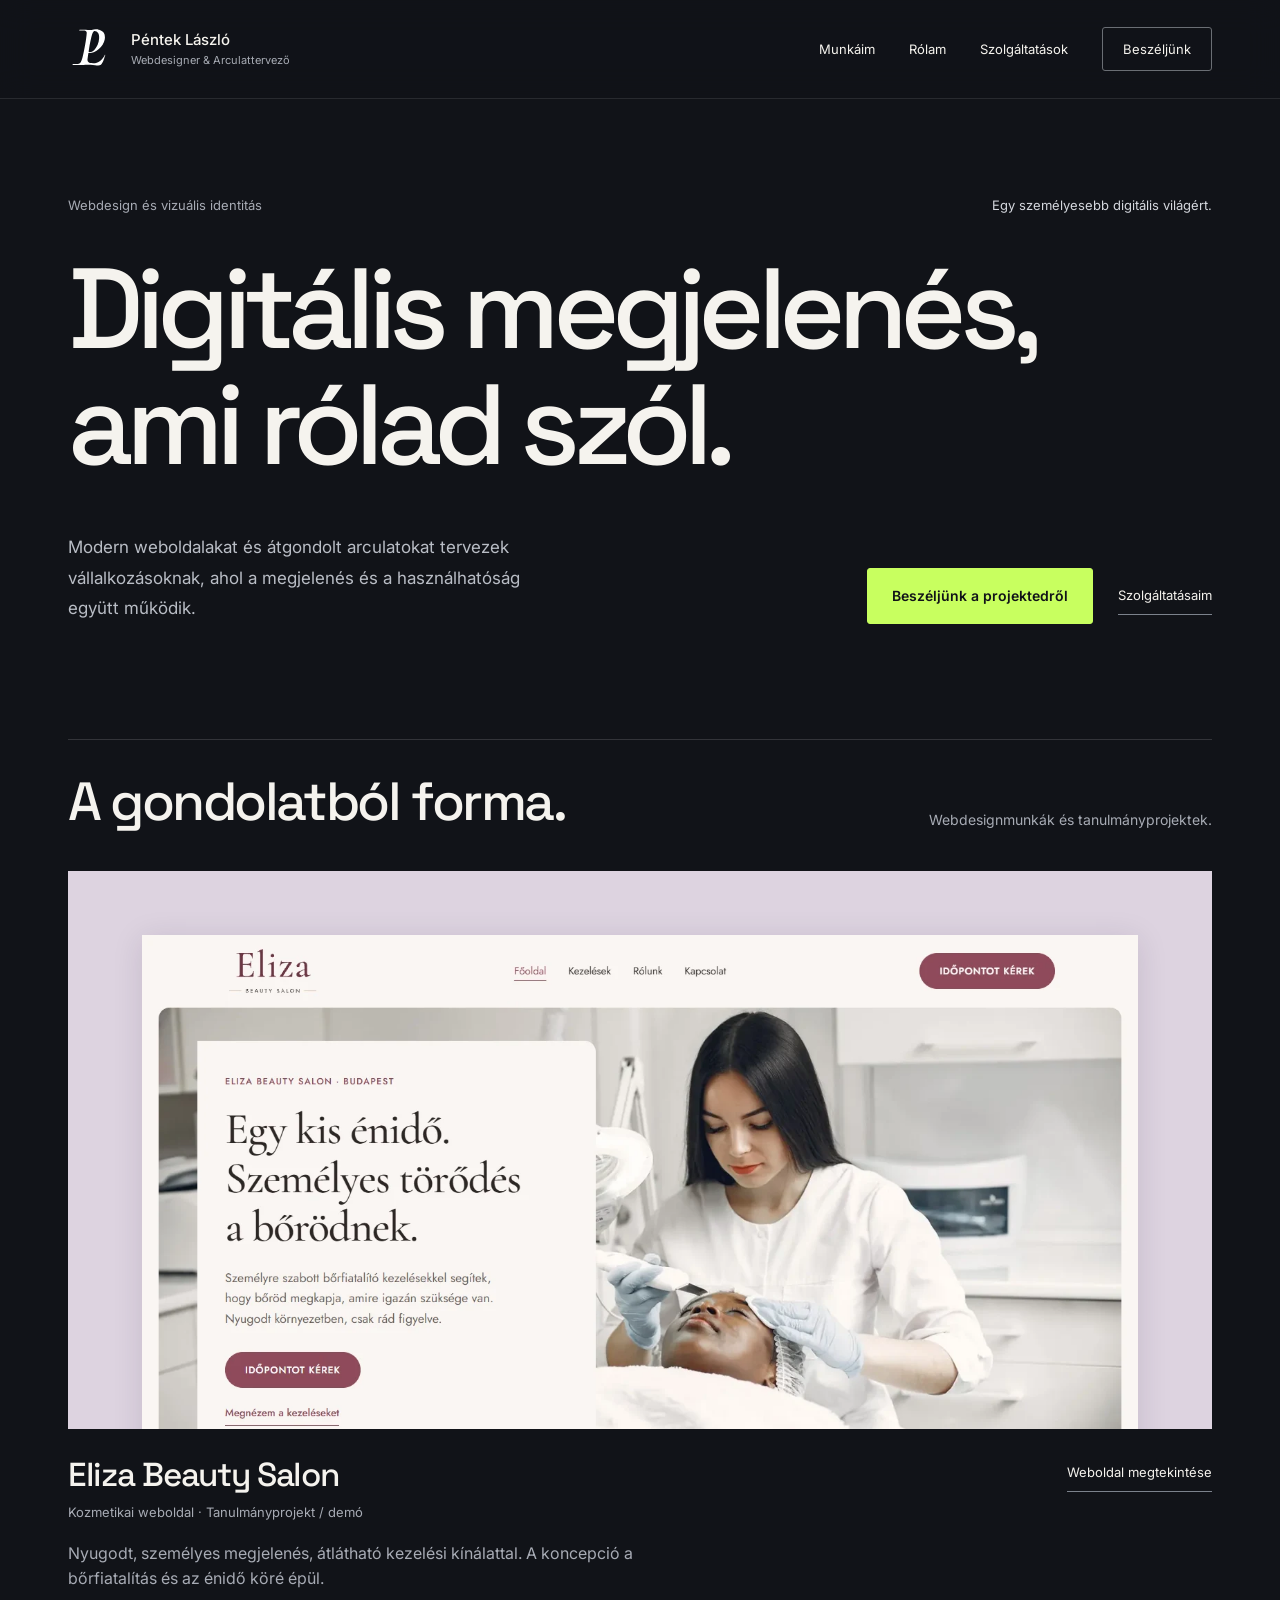
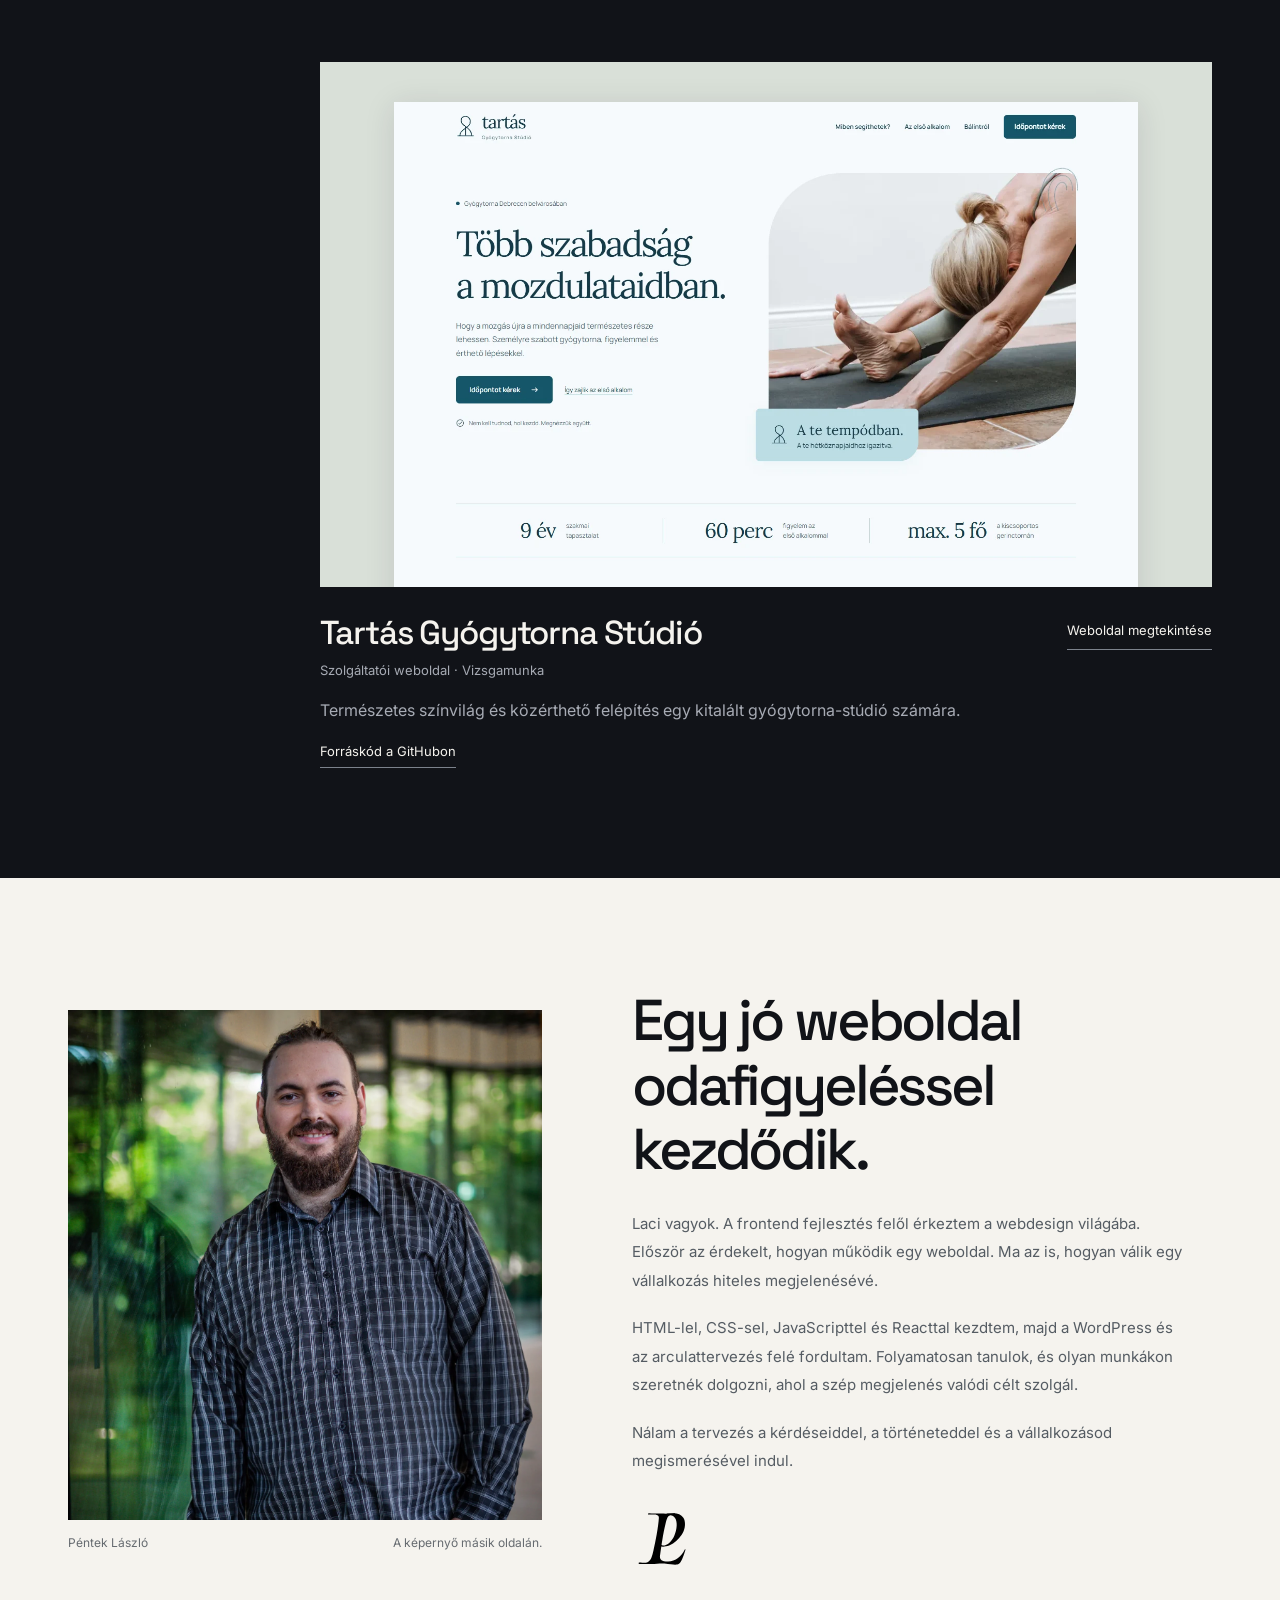
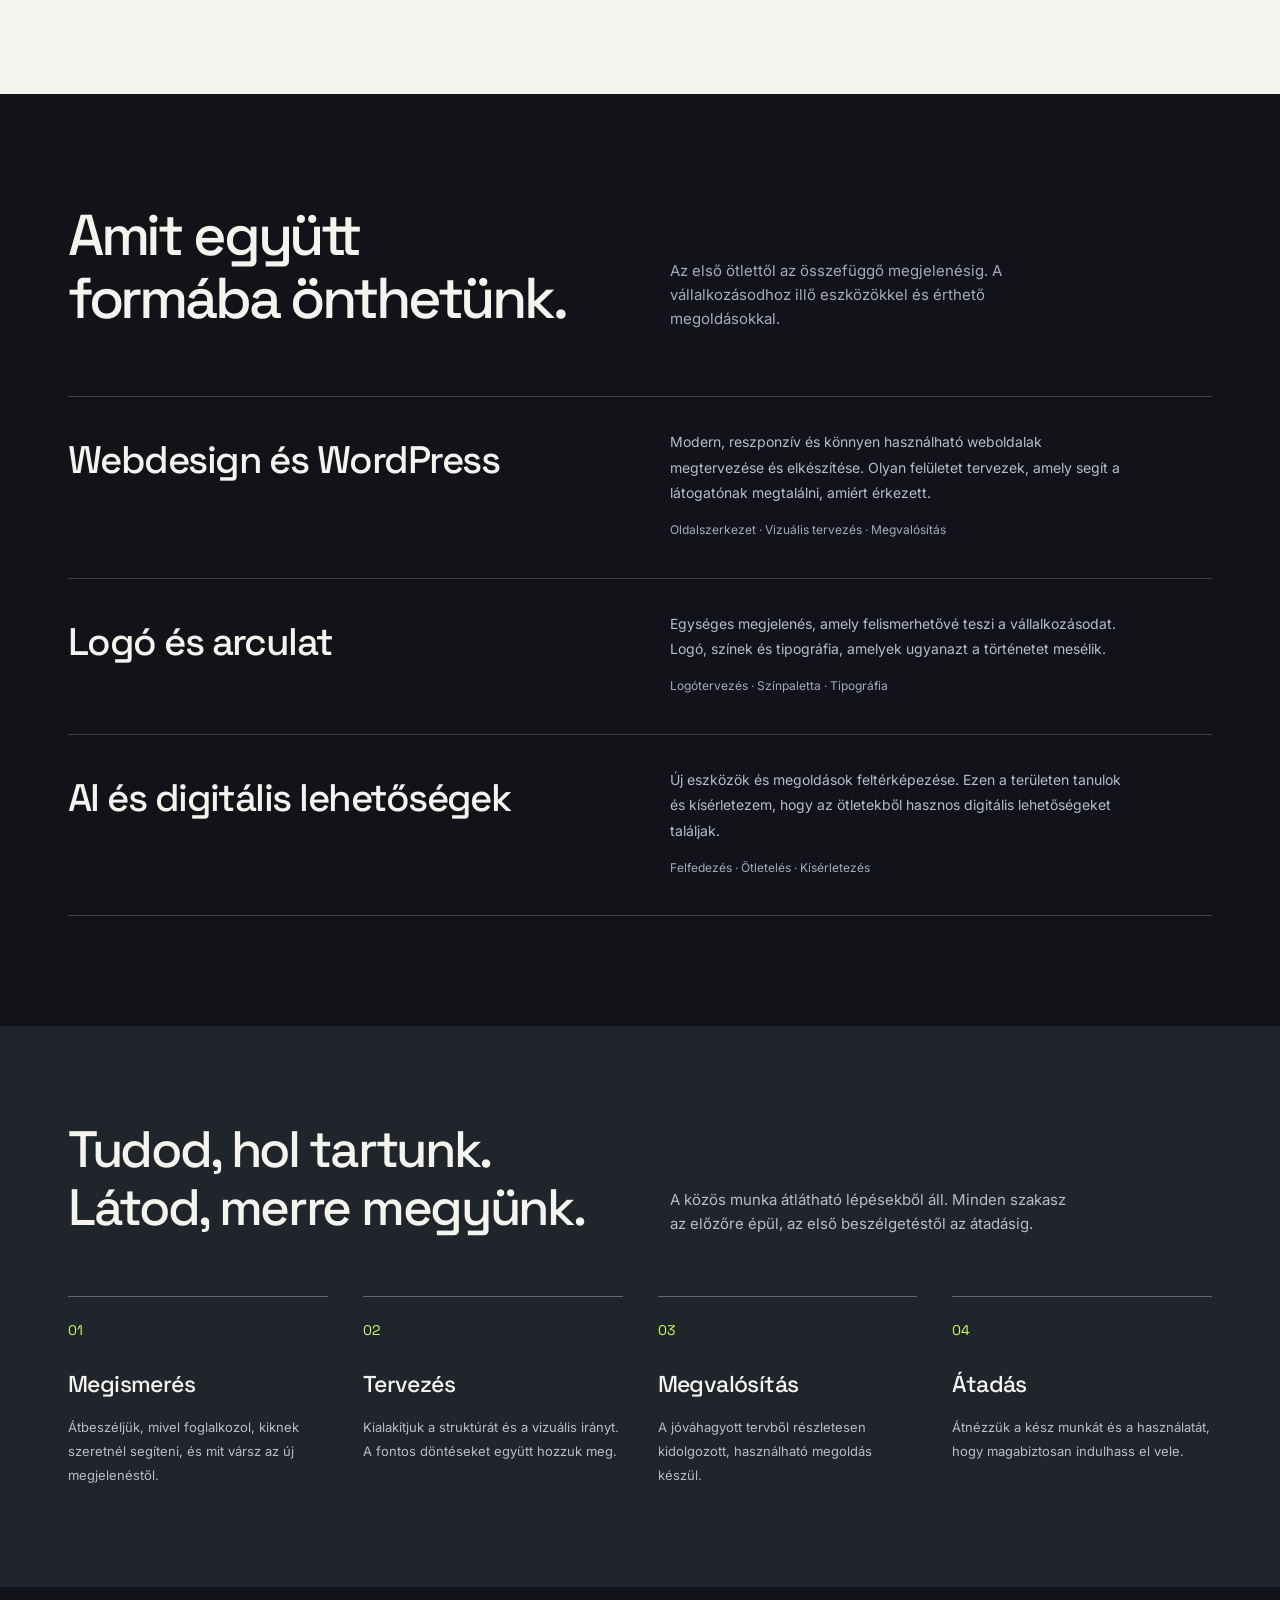
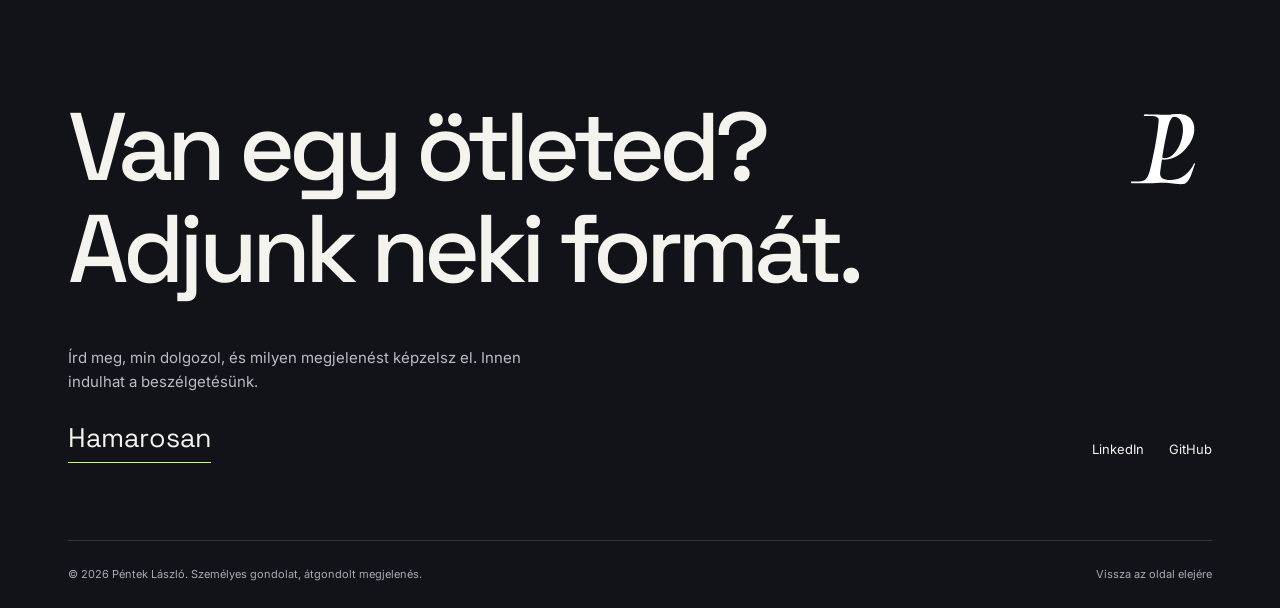
<file: index.html>
<!doctype html>
<html lang="hu">
  <head>
    <meta charset="UTF-8" />
    <meta name="viewport" content="width=device-width, initial-scale=1" />
    <meta
      name="description"
      content="Péntek László, webdesigner és arculattervező. Átgondolt webdesign, WordPress-weboldalak és arculatok magyar vállalkozásoknak."
    />
    <link rel="canonical" href="https://laszlopentek.github.io/" />
    <meta name="theme-color" content="#111318" />
    <title>Péntek László | Webdesigner &amp; Arculattervező</title>
    <link rel="icon" type="image/svg+xml" href="images/pl-logo.svg" />
    <link rel="preconnect" href="https://fonts.googleapis.com" />
    <link rel="preconnect" href="https://fonts.gstatic.com" crossorigin />
    <link
      href="https://fonts.googleapis.com/css2?family=Inter:wght@400;500;600&family=Space+Grotesk:wght@400;500;600;700&display=swap"
      rel="stylesheet"
    />
    <style>
      :root {
        --color-brand-primary: #c8ff5f;
        --color-brand-secondary: #242931;
        --color-brand-accent: #c8ff5f;
        --color-brand-bg: #111318;
        --color-brand-surface: #242931;
        --color-brand-text: #f5f3ee;
        --color-brand-muted: #a7abb4;
        --font-heading: "Space Grotesk", sans-serif;
        --font-body: "Inter", sans-serif;
        --gutter: clamp(22px, 5.3vw, 88px);
      }
      * {
        box-sizing: border-box;
      }
      html {
        scroll-behavior: smooth;
        scroll-padding-top: 110px;
      }
      body {
        margin: 0;
        background: var(--color-brand-bg);
        color: var(--color-brand-text);
        font-family: var(--font-body);
        font-size: 16px;
        line-height: 1.6;
      }
      button,
      a,
      summary {
        -webkit-tap-highlight-color: transparent;
      }
      button {
        font: inherit;
      }
      a {
        color: inherit;
        text-decoration: none;
      }
      img {
        display: block;
        max-width: 100%;
        height: auto;
      }
      h1,
      h2,
      h3,
      p,
      figure {
        margin: 0;
      }
      h1,
      h2,
      h3 {
        font-family: var(--font-heading);
        font-weight: 500;
      }
      a:focus-visible,
      button:focus-visible,
      summary:focus-visible {
        outline: 3px solid var(--color-brand-primary);
        outline-offset: 6px;
      }
      .light a:focus-visible,
      .light summary:focus-visible {
        outline-color: #354b00;
      }
      ::selection {
        background: var(--color-brand-primary);
        color: #111318;
      }
      .wrap {
        width: min(100%, 1600px);
        margin: auto;
        padding-inline: var(--gutter);
      }
      .skip {
        position: fixed;
        top: -80px;
        left: 20px;
        z-index: 100;
        background: #c8ff5f;
        color: #111318;
        padding: 12px 20px;
      }
      .skip:focus {
        top: 12px;
      }
      .site-header {
        position: sticky;
        top: 0;
        z-index: 30;
        background: rgba(17, 19, 24, 0.96);
        backdrop-filter: blur(16px);
        border-bottom: 1px solid #ffffff1a;
      }
      .nav {
        min-height: 98px;
        display: flex;
        align-items: center;
        justify-content: space-between;
        gap: 28px;
      }
      .identity {
        display: flex;
        align-items: center;
        gap: 17px;
      }
      .identity img {
        width: 46px;
        height: 46px;
        filter: invert(1);
      }
      .identity strong {
        font-size: 15px;
        font-weight: 500;
        display: block;
      }
      .identity small {
        font-size: 11px;
        color: var(--color-brand-muted);
        display: block;
      }
      .nav-links {
        display: flex;
        align-items: center;
        gap: 34px;
        font-size: 13px;
      }
      .nav-links a {
        padding: 9px 0;
        transition: color 0.2s;
      }
      .nav-links a:hover {
        color: var(--color-brand-primary);
      }
      .nav-links .nav-contact {
        border: 1px solid #6a6e74;
        border-radius: 3px;
        padding: 11px 20px;
      }
      .menu-toggle {
        display: none;
        background: transparent;
        border: 1px solid #6a6e74;
        color: inherit;
        padding: 9px 14px;
      }
      .hero {
        padding-top: clamp(58px, 7.5vw, 112px);
        padding-bottom: 70px;
        position: relative;
      }
      .hero-top {
        display: flex;
        justify-content: space-between;
        gap: 24px;
        color: var(--color-brand-muted);
        font-size: 13px;
        margin-bottom: 35px;
      }
      .hero-top p:last-child {
        color: #d5d8de;
      }
      .hero h1 {
        font-size: clamp(54px, 8.9vw, 146px);
        line-height: 1.02;
        letter-spacing: -0.068em;
        max-width: 1300px;
        font-weight: 500;
      }
      .hero h1 span {
        display: block;
      }
      .hero-bottom {
        display: grid;
        grid-template-columns: 1fr 1fr;
        gap: 70px;
        margin-top: 49px;
        align-items: end;
      }
      .hero-copy {
        max-width: 500px;
        font-size: 17px;
        line-height: 1.8;
        color: #b9bdc5;
      }
      .hero-actions {
        display: flex;
        align-items: center;
        flex-wrap: wrap;
        gap: 25px;
        justify-content: flex-end;
      }
      .button {
        display: inline-flex;
        align-items: center;
        justify-content: center;
        min-height: 56px;
        padding: 15px 24px;
        background: var(--color-brand-primary);
        color: #111318;
        font-size: 14px;
        font-weight: 600;
        border: 1px solid var(--color-brand-primary);
        border-radius: 3px;
        transition:
          background 0.2s,
          transform 0.2s;
      }
      .button:hover {
        background: #dafb9a;
        transform: translateY(-2px);
      }
      .text-link {
        font-size: 13px;
        border-bottom: 1px solid #7c828c;
        padding-block: 8px;
      }
      .text-link:hover {
        border-color: #c8ff5f;
        color: #c8ff5f;
      }
      .section-intro {
        display: flex;
        justify-content: space-between;
        align-items: end;
        gap: 30px;
        margin-bottom: 35px;
      }
      .section-intro h2 {
        font-size: clamp(34px, 4.2vw, 64px);
        letter-spacing: -0.045em;
        line-height: 1.1;
      }
      .section-intro p {
        max-width: 330px;
        font-size: 14px;
        color: var(--color-brand-muted);
      }
      .work {
        padding-top: 45px;
        padding-bottom: 115px;
      }
      .work .section-intro {
        padding-top: 32px;
        border-top: 1px solid #ffffff24;
      }
      .project {
        margin-top: 40px;
      }
      .project-image {
        position: relative;
        overflow: hidden;
        background: #ddd3e0;
        padding: clamp(20px, 5vw, 76px) clamp(15px, 5.8vw, 88px) 0;
        aspect-ratio: 2.05;
      }
      .project-image img {
        width: 100%;
        height: auto;
        min-height: 100%;
        object-fit: cover;
        object-position: top;
        box-shadow: 0 4px 28px #26163420;
        transition: transform 0.6s cubic-bezier(0.2, 0.6, 0.2, 1);
      }
      .project:hover .project-image img {
        transform: translateY(-6px);
      }
      .project-header {
        display: flex;
        justify-content: space-between;
        gap: 30px;
        align-items: start;
        padding: 25px 0 0;
      }
      .project-title h3 {
        font-size: clamp(25px, 2.6vw, 38px);
        letter-spacing: -0.035em;
        line-height: 1.25;
      }
      .project-title p {
        font-size: 13px;
        color: var(--color-brand-muted);
        margin-top: 6px;
      }
      .project details {
        max-width: 700px;
        margin-top: 18px;
      }
      .project summary {
        cursor: pointer;
        list-style: none;
        font-size: 13px;
        display: flex;
        align-items: center;
        gap: 10px;
        width: fit-content;
        padding: 7px 0;
      }
      .project summary::-webkit-details-marker {
        display: none;
      }
      .project summary::after {
        content: "+";
        font-size: 21px;
        color: var(--color-brand-primary);
        line-height: 1;
      }
      .project details[open] summary::after {
        content: "−";
      }
      .project details p {
        color: #c0c4cb;
        font-size: 14px;
        line-height: 1.85;
        margin-top: 12px;
        max-width: 620px;
      }
      .project-tags {
        display: flex;
        gap: 8px;
        flex-wrap: wrap;
        justify-content: flex-end;
        padding-top: 4px;
      }
      .tag {
        font-size: 11px;
        padding: 5px 11px;
        border: 1px solid #ffffff30;
        border-radius: 30px;
        white-space: nowrap;
      }
      .project.secondary {
        width: 78%;
        margin-top: 70px;
        margin-left: auto;
      }
      .project.secondary .project-image {
        background: #d9e0d8;
        aspect-ratio: 1.7;
        padding-top: 40px;
      }
      .light {
        background: #f5f3ee;
        color: #111318;
      }
      .about {
        padding-block: 110px 120px;
      }
      .about-layout {
        display: grid;
        grid-template-columns: 0.9fr 1.1fr;
        gap: clamp(40px, 7vw, 110px);
        align-items: center;
      }
      .portrait {
        position: relative;
      }
      .portrait img {
        aspect-ratio: 4/4.3;
        object-fit: cover;
        object-position: 62% 50%;
      }
      .portrait figcaption {
        font-size: 12px;
        color: #666b70;
        padding-top: 13px;
        display: flex;
        justify-content: space-between;
        gap: 10px;
      }
      .about-copy h2 {
        font-size: clamp(39px, 4.5vw, 68px);
        letter-spacing: -0.055em;
        line-height: 1.12;
        margin-bottom: 28px;
      }
      .about-copy p {
        color: #555c63;
        max-width: 550px;
        font-size: 15px;
        line-height: 1.9;
        margin-top: 19px;
      }
      .about-copy .signature {
        width: 66px;
        height: 66px;
        margin-top: 32px;
      }
      .services {
        padding-block: 110px;
      }
      .services-heading {
        display: grid;
        grid-template-columns: 1fr 1fr;
        gap: 60px;
        margin-bottom: 65px;
      }
      .services-heading h2 {
        font-size: clamp(38px, 4.5vw, 68px);
        line-height: 1.1;
        letter-spacing: -0.055em;
      }
      .services-heading p {
        color: var(--color-brand-muted);
        max-width: 420px;
        align-self: end;
        font-size: 15px;
      }
      .service-row {
        display: grid;
        grid-template-columns: 1fr 1fr;
        gap: 60px;
        border-top: 1px solid #ffffff30;
        padding: 32px 0 38px;
      }
      .service-row:last-child {
        border-bottom: 1px solid #ffffff30;
      }
      .service-row h3 {
        font-size: clamp(26px, 3vw, 43px);
        letter-spacing: -0.04em;
      }
      .service-row p {
        font-size: 14px;
        line-height: 1.85;
        color: #b9bdc5;
        max-width: 460px;
      }
      .service-row small {
        display: block;
        margin-top: 14px;
        color: #a7abb4;
        font-size: 12px;
      }
      .process {
        background: #20252c;
        padding-block: 95px 100px;
      }
      .process-head {
        display: grid;
        grid-template-columns: 1fr 1fr;
        gap: 60px;
        margin-bottom: 60px;
      }
      .process-head h2 {
        font-size: clamp(36px, 4vw, 60px);
        letter-spacing: -0.045em;
        line-height: 1.12;
      }
      .process-head p {
        font-size: 15px;
        max-width: 410px;
        color: #b9bdc5;
        align-self: end;
      }
      .steps {
        list-style: none;
        padding: 0;
        margin: 0;
        display: grid;
        grid-template-columns: repeat(4, 1fr);
        gap: 35px;
        counter-reset: steps;
      }
      .steps li {
        border-top: 1px solid #646a72;
        padding-top: 22px;
      }
      .steps li::before {
        counter-increment: steps;
        content: "0" counter(steps);
        color: var(--color-brand-primary);
        font-family: var(--font-heading);
        font-size: 14px;
        display: block;
        margin-bottom: 25px;
      }
      .steps h3 {
        font-size: 23px;
        letter-spacing: -0.025em;
        margin-bottom: 12px;
      }
      .steps p {
        font-size: 13px;
        color: #b9bdc5;
        line-height: 1.85;
        max-width: 260px;
      }
      .contact {
        padding-top: 110px;
        padding-bottom: 80px;
      }
      .contact-top {
        display: flex;
        justify-content: space-between;
        gap: 30px;
        align-items: start;
      }
      .contact-top img {
        width: 90px;
        filter: invert(1);
        margin-top: 10px;
      }
      .contact h2 {
        font-size: clamp(48px, 7.5vw, 116px);
        line-height: 1.06;
        letter-spacing: -0.06em;
        max-width: 1050px;
      }
      .contact-bottom {
        margin-top: 45px;
        display: flex;
        justify-content: space-between;
        align-items: end;
        gap: 35px;
      }
      .contact-bottom p {
        font-size: 15px;
        color: #b9bdc5;
        margin-bottom: 23px;
        max-width: 460px;
      }
      .email {
        font-family: var(--font-heading);
        font-size: clamp(16px, 2.1vw, 30px);
        border-bottom: 1px solid #c8ff5f;
        padding-bottom: 7px;
        overflow-wrap: anywhere;
      }
      .email:hover {
        color: #c8ff5f;
      }
      .socials {
        display: flex;
        gap: 25px;
        font-size: 13px;
      }
      .socials a:hover {
        color: #c8ff5f;
      }
      .footer {
        border-top: 1px solid #ffffff26;
        padding-block: 25px;
        display: flex;
        justify-content: space-between;
        gap: 20px;
        font-size: 11px;
        color: #a7abb4;
      }
      .footer a:hover {
        color: #fff;
      }
      .hero h1 {
        animation: arrive 0.8s both;
      }
      .hero-bottom {
        animation: arrive 0.8s 0.12s both;
      }
      @keyframes arrive {
        from {
          opacity: 0;
          transform: translateY(18px);
        }
        to {
          opacity: 1;
          transform: translateY(0);
        }
      }
      @media (min-width: 1600px) {
        .hero h1 {
          font-size: 142px;
        }
      }
      @media (max-width: 1000px) {
        .nav-links {
          gap: 20px;
        }
        .identity small {
          display: none;
        }
        .hero-bottom {
          gap: 35px;
        }
        .hero-actions {
          justify-content: start;
        }
        .hero h1 {
          font-size: clamp(52px, 9.5vw, 100px);
        }
        .about-layout {
          gap: 45px;
        }
        .project.secondary {
          width: 87%;
        }
        .steps {
          gap: 25px;
        }
        .steps h3 {
          font-size: 20px;
        }
      }
      @media (max-width: 760px) {
        html {
          scroll-padding-top: 90px;
        }
        .nav {
          min-height: 78px;
          gap: 10px;
        }
        .identity img {
          width: 39px;
          height: 39px;
        }
        .identity {
          gap: 12px;
        }
        .identity strong {
          font-size: 13px;
        }
        .menu-toggle {
          display: block;
          font-size: 13px;
        }
        .nav-links {
          display: none;
          position: absolute;
          top: 77px;
          left: 0;
          right: 0;
          background: #111318;
          border-bottom: 1px solid #525761;
          padding: 22px var(--gutter) 30px;
          flex-direction: column;
          align-items: stretch;
          gap: 4px;
        }
        .nav-links.is-open {
          display: flex;
        }
        .nav-links a {
          padding: 12px 0;
        }
        .nav-links .nav-contact {
          margin-top: 10px;
          text-align: center;
        }
        .hero {
          padding-top: 47px;
          padding-bottom: 45px;
        }
        .hero-top {
          font-size: 11px;
          margin-bottom: 28px;
        }
        .hero-top p:last-child {
          display: none;
        }
        .hero h1 {
          font-size: clamp(48px, 10.6vw, 78px);
          letter-spacing: -0.065em;
        }
        .hero h1 span {
          display: inline;
        }
        .hero-bottom {
          grid-template-columns: 1fr;
          gap: 28px;
          margin-top: 30px;
        }
        .hero-copy {
          font-size: 15px;
          max-width: 480px;
        }
        .hero-actions {
          gap: 16px;
        }
        .button {
          min-height: 50px;
          font-size: 12px;
          padding-inline: 18px;
        }
        .text-link {
          font-size: 12px;
        }
        .work {
          padding-top: 20px;
          padding-bottom: 65px;
        }
        .section-intro {
          align-items: start;
          flex-direction: column;
          gap: 15px;
        }
        .section-intro p {
          font-size: 13px;
          max-width: 380px;
        }
        .project {
          margin-top: 28px;
        }
        .project-image {
          aspect-ratio: 1.3;
          padding: 25px 20px 0;
        }
        .project-header {
          padding-top: 18px;
          flex-direction: column;
          gap: 13px;
        }
        .project-tags {
          justify-content: start;
        }
        .project details {
          margin-top: 9px;
        }
        .project.secondary {
          width: 100%;
          margin-top: 45px;
        }
        .project.secondary .project-image {
          aspect-ratio: 1.3;
          padding: 25px 20px 0;
        }
        .about {
          padding-block: 60px 65px;
        }
        .about-layout {
          grid-template-columns: 1fr;
          gap: 37px;
        }
        .portrait img {
          aspect-ratio: 1.15;
          object-position: 60% 50%;
        }
        .about-copy h2 {
          font-size: 43px;
        }
        .about-copy p {
          font-size: 14px;
        }
        .about-copy .signature {
          width: 52px;
          height: 52px;
        }
        .services {
          padding-block: 65px;
        }
        .services-heading,
        .process-head {
          grid-template-columns: 1fr;
          gap: 23px;
          margin-bottom: 40px;
        }
        .services-heading p,
        .process-head p {
          font-size: 14px;
        }
        .service-row {
          grid-template-columns: 1fr;
          gap: 15px;
          padding: 27px 0;
        }
        .service-row h3 {
          font-size: 28px;
        }
        .process {
          padding-block: 60px;
        }
        .steps {
          grid-template-columns: 1fr 1fr;
          gap: 35px 25px;
        }
        .steps li::before {
          margin-bottom: 18px;
        }
        .contact {
          padding-top: 65px;
          padding-bottom: 55px;
        }
        .contact-top img {
          width: 48px;
        }
        .contact h2 {
          font-size: clamp(40px, 8vw, 60px);
        }
        .contact-top {
          gap: 18px;
        }
        .contact-bottom {
          align-items: start;
          flex-direction: column;
          margin-top: 30px;
          gap: 35px;
        }
        .contact-bottom p {
          font-size: 14px;
        }
        .footer {
          flex-direction: column;
          gap: 8px;
          padding-block: 23px;
        }
      }
      @media (max-width: 370px) {
        .hero h1 {
          font-size: 45px;
        }
        .hero-actions {
          flex-direction: column;
          align-items: start;
        }
        .steps {
          grid-template-columns: 1fr;
        }
        .steps p {
          max-width: none;
        }
        .contact h2 {
          font-size: 39px;
        }
        .contact-top img {
          display: none;
        }
        .about-copy h2 {
          font-size: 37px;
        }
      }
      @media (prefers-reduced-motion: reduce) {
        html {
          scroll-behavior: auto;
        }
        *,
        *::before,
        *::after {
          animation: none !important;
          transition: none !important;
        }
      }
    </style>
  </head>
  <body>
    <a class="skip" href="#tartalom">Ugrás a tartalomra</a>
    <header class="site-header">
      <div class="nav wrap">
        <a class="identity" href="#tartalom" aria-label="Péntek László, az oldal elejére"
          ><img src="images/pl-logo.svg" alt="" width="46" height="46" /><span
            ><strong>Péntek László</strong><small>Webdesigner &amp; Arculattervező</small></span
          ></a
        >
        <button
          class="menu-toggle"
          type="button"
          aria-expanded="false"
          aria-controls="fo-navigacio"
        >
          Menü
        </button>
        <nav class="nav-links" id="fo-navigacio" aria-label="Fő navigáció">
          <a href="#munkak">Munkáim</a><a href="#rolam">Rólam</a
          ><a href="#szolgaltatasok">Szolgáltatások</a
          ><a class="nav-contact" href="#kapcsolat">Beszéljünk</a>
        </nav>
      </div>
    </header>
    <main id="tartalom">
      <section class="hero wrap" aria-labelledby="hero-title">
        <div class="hero-top">
          <p>Webdesign és vizuális identitás</p>
          <p>Egy személyesebb digitális világért.</p>
        </div>
        <h1 id="hero-title"><span>Digitális megjelenés,</span> <span>ami rólad szól.</span></h1>
        <div class="hero-bottom">
          <p class="hero-copy">
            Modern weboldalakat és átgondolt arculatokat tervezek vállalkozásoknak, ahol a
            megjelenés és a használhatóság együtt működik.
          </p>
          <div class="hero-actions">
            <a class="button" href="#kapcsolat">Beszéljünk a projektedről</a
            ><a class="text-link" href="#szolgaltatasok">Szolgáltatásaim</a>
          </div>
        </div>
      </section>
      <section class="work wrap" id="munkak" aria-labelledby="work-title">
        <div class="section-intro">
          <h2 id="work-title">A gondolatból forma.</h2>
          <p>Webdesignmunkák és tanulmányprojektek.</p>
        </div>
        <article class="project">
          <a
            class="project-image"
            style="display: block"
            href="https://laszlopentek.github.io/eliza-beauty-salon/public/index.html"
            target="_blank"
            rel="noopener noreferrer"
            aria-label="Eliza Beauty Salon weboldal megnyitása új ablakban"
            ><img
              src="images/eliza.webp"
              alt="Az Eliza Beauty Salon kozmetikai weboldalának kezdőoldala"
              width="1440"
              height="1050"
              loading="lazy"
          /></a>
          <div class="project-header">
            <div class="project-title">
              <h3>Eliza Beauty Salon</h3>
              <p>Kozmetikai weboldal · Tanulmányprojekt / demó</p>
            </div>
            <a
              class="text-link"
              href="https://laszlopentek.github.io/eliza-beauty-salon/public/index.html"
              target="_blank"
              rel="noopener noreferrer"
              >Weboldal megtekintése <span class="sr-only">(új ablakban)</span></a
            >
          </div>
          <p style="margin-top: 18px; color: var(--color-brand-muted); max-width: 650px">
            Nyugodt, személyes megjelenés, átlátható kezelési kínálattal. A koncepció a
            bőrfiatalítás és az énidő köré épül.
          </p>
        </article>
        <article class="project secondary">
          <a
            class="project-image"
            style="display: block"
            href="https://laszlopentek.github.io/tartas-gyogytrona/"
            target="_blank"
            rel="noopener noreferrer"
            aria-label="Tartás Gyógytorna Stúdió weboldal megnyitása új ablakban"
            ><img
              src="images/tartas.webp"
              alt="A Tartás Gyógytorna Stúdió weboldalának kezdőoldala"
              width="1440"
              height="1050"
              loading="lazy"
          /></a>
          <div class="project-header">
            <div class="project-title">
              <h3>Tartás Gyógytorna Stúdió</h3>
              <p>Szolgáltatói weboldal · Vizsgamunka</p>
            </div>
            <a
              class="text-link"
              href="https://laszlopentek.github.io/tartas-gyogytrona/"
              target="_blank"
              rel="noopener noreferrer"
              >Weboldal megtekintése <span class="sr-only">(új ablakban)</span></a
            >
          </div>
          <p style="margin-top: 18px; color: var(--color-brand-muted); max-width: 650px">
            Természetes színvilág és közérthető felépítés egy kitalált gyógytorna-stúdió számára.
          </p>
          <p style="margin-top: 14px">
            <a
              class="text-link"
              href="https://github.com/LaszloPentek/tartas-gyogytrona"
              target="_blank"
              rel="noopener noreferrer"
              >Forráskód a GitHubon <span class="sr-only">(új ablakban)</span></a
            >
          </p>
        </article>
      </section>
      <section class="about light" id="rolam" aria-labelledby="about-title">
        <div class="wrap about-layout">
          <figure class="portrait">
            <img
              src="images/portrait-standing.webp"
              style="object-position: 62% 20%"
              alt="Péntek László inges portréja"
              width="1333"
              height="2000"
              loading="lazy"
            />
            <figcaption>
              <span>Péntek László</span><span>A képernyő másik oldalán.</span>
            </figcaption>
          </figure>
          <div class="about-copy">
            <h2 id="about-title">Egy jó weboldal<br />odafigyeléssel kezdődik.</h2>
            <p>
              Laci vagyok. A frontend fejlesztés felől érkeztem a webdesign világába. Először az
              érdekelt, hogyan működik egy weboldal. Ma az is, hogyan válik egy vállalkozás hiteles
              megjelenésévé.
            </p>
            <p>
              HTML-lel, CSS-sel, JavaScripttel és Reacttal kezdtem, majd a WordPress és az
              arculattervezés felé fordultam. Folyamatosan tanulok, és olyan munkákon szeretnék
              dolgozni, ahol a szép megjelenés valódi célt szolgál.
            </p>
            <p>
              Nálam a tervezés a kérdéseiddel, a történeteddel és a vállalkozásod megismerésével
              indul.
            </p>
            <img
              class="signature"
              src="images/pl-logo.svg"
              alt="PL-monogram"
              width="66"
              height="66"
            />
          </div>
        </div>
      </section>
      <section class="services wrap" id="szolgaltatasok" aria-labelledby="services-title">
        <div class="services-heading">
          <h2 id="services-title">Amit együtt<br />formába önthetünk.</h2>
          <p>
            Az első ötlettől az összefüggő megjelenésig. A vállalkozásodhoz illő eszközökkel és
            érthető megoldásokkal.
          </p>
        </div>
        <article class="service-row">
          <h3>Webdesign és WordPress</h3>
          <div>
            <p>
              Modern, reszponzív és könnyen használható weboldalak megtervezése és elkészítése.
              Olyan felületet tervezek, amely segít a látogatónak megtalálni, amiért érkezett.
            </p>
            <small>Oldalszerkezet · Vizuális tervezés · Megvalósítás</small>
          </div>
        </article>
        <article class="service-row">
          <h3>Logó és arculat</h3>
          <div>
            <p>
              Egységes megjelenés, amely felismerhetővé teszi a vállalkozásodat. Logó, színek és
              tipográfia, amelyek ugyanazt a történetet mesélik.
            </p>
            <small>Logótervezés · Színpaletta · Tipográfia</small>
          </div>
        </article>
        <article class="service-row">
          <h3>AI és digitális lehetőségek</h3>
          <div>
            <p>
              Új eszközök és megoldások feltérképezése. Ezen a területen tanulok és kísérletezem,
              hogy az ötletekből hasznos digitális lehetőségeket találjak.
            </p>
            <small>Felfedezés · Ötletelés · Kísérletezés</small>
          </div>
        </article>
      </section>
      <section class="process" aria-labelledby="process-title">
        <div class="wrap">
          <div class="process-head">
            <h2 id="process-title">Tudod, hol tartunk.<br />Látod, merre megyünk.</h2>
            <p>
              A közös munka átlátható lépésekből áll. Minden szakasz az előzőre épül, az első
              beszélgetéstől az átadásig.
            </p>
          </div>
          <ol class="steps">
            <li>
              <h3>Megismerés</h3>
              <p>
                Átbeszéljük, mivel foglalkozol, kiknek szeretnél segíteni, és mit vársz az új
                megjelenéstől.
              </p>
            </li>
            <li>
              <h3>Tervezés</h3>
              <p>
                Kialakítjuk a struktúrát és a vizuális irányt. A fontos döntéseket együtt hozzuk
                meg.
              </p>
            </li>
            <li>
              <h3>Megvalósítás</h3>
              <p>A jóváhagyott tervből részletesen kidolgozott, használható megoldás készül.</p>
            </li>
            <li>
              <h3>Átadás</h3>
              <p>Átnézzük a kész munkát és a használatát, hogy magabiztosan indulhass el vele.</p>
            </li>
          </ol>
        </div>
      </section>
      <section class="contact wrap" id="kapcsolat" aria-labelledby="contact-title">
        <div class="contact-top">
          <h2 id="contact-title">Van egy ötleted?<br />Adjunk neki formát.</h2>
          <img src="images/pl-logo.svg" alt="" width="90" height="90" loading="lazy" />
        </div>
        <div class="contact-bottom">
          <div>
            <p>
              Írd meg, min dolgozol, és milyen megjelenést képzelsz el. Innen indulhat a
              beszélgetésünk.
            </p>
            <a class="email" href="mailto:"
              >Hamarosan</a
            >
          </div>
          <div class="socials">
            <a
              href="https://www.linkedin.com/in/l%C3%A1szl%C3%B3-p%C3%A9ntek/"
              target="_blank"
              rel="noopener noreferrer"
              >LinkedIn<span class="sr-only"> (új ablakban)</span></a
            ><a href="https://github.com/LaszloPentek" target="_blank" rel="noopener noreferrer"
              >GitHub<span class="sr-only"> (új ablakban)</span></a
            >
          </div>
        </div>
      </section>
    </main>
    <footer class="wrap">
      <div class="footer">
        <p>© 2026 Péntek László. Személyes gondolat, átgondolt megjelenés.</p>
        <a href="#tartalom">Vissza az oldal elejére</a>
      </div>
    </footer>
    <style>
      .sr-only {
        position: absolute;
        width: 1px;
        height: 1px;
        padding: 0;
        margin: -1px;
        overflow: hidden;
        clip: rect(0, 0, 0, 0);
        white-space: nowrap;
        border: 0;
      }
    </style>
    <script>
      (() => {
        const button = document.querySelector(".menu-toggle"),
          nav = document.querySelector(".nav-links");
        function close() {
          nav.classList.remove("is-open");
          button.setAttribute("aria-expanded", "false");
          button.textContent = "Menü";
        }
        button.addEventListener("click", () => {
          const open = button.getAttribute("aria-expanded") !== "true";
          nav.classList.toggle("is-open", open);
          button.setAttribute("aria-expanded", String(open));
          button.textContent = open ? "Bezárás" : "Menü";
        });
        nav.querySelectorAll("a").forEach((link) => link.addEventListener("click", close));
        document.addEventListener("keydown", (event) => {
          if (event.key === "Escape" && button.getAttribute("aria-expanded") === "true") {
            close();
            button.focus();
          }
        });
        window.matchMedia("(min-width: 761px)").addEventListener("change", close);
      })();
    </script>
  </body>
</html>
</file>
